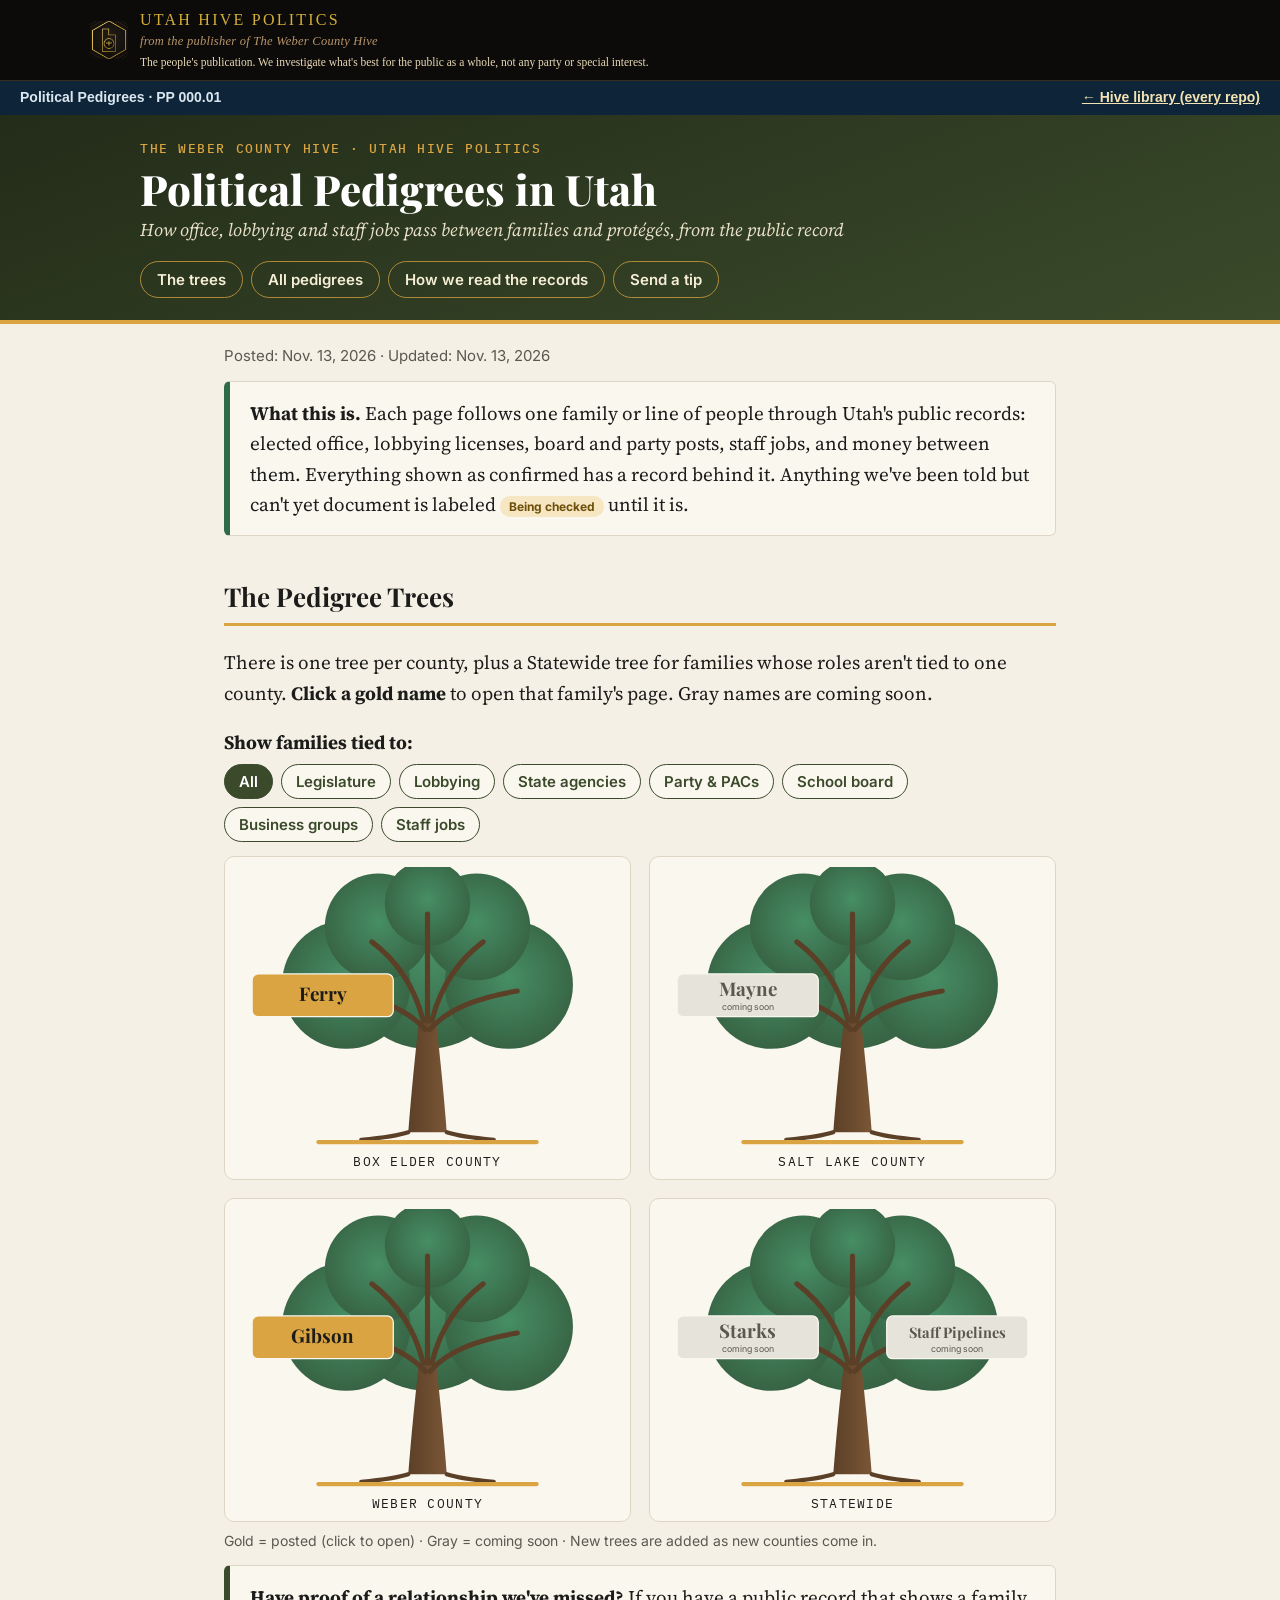
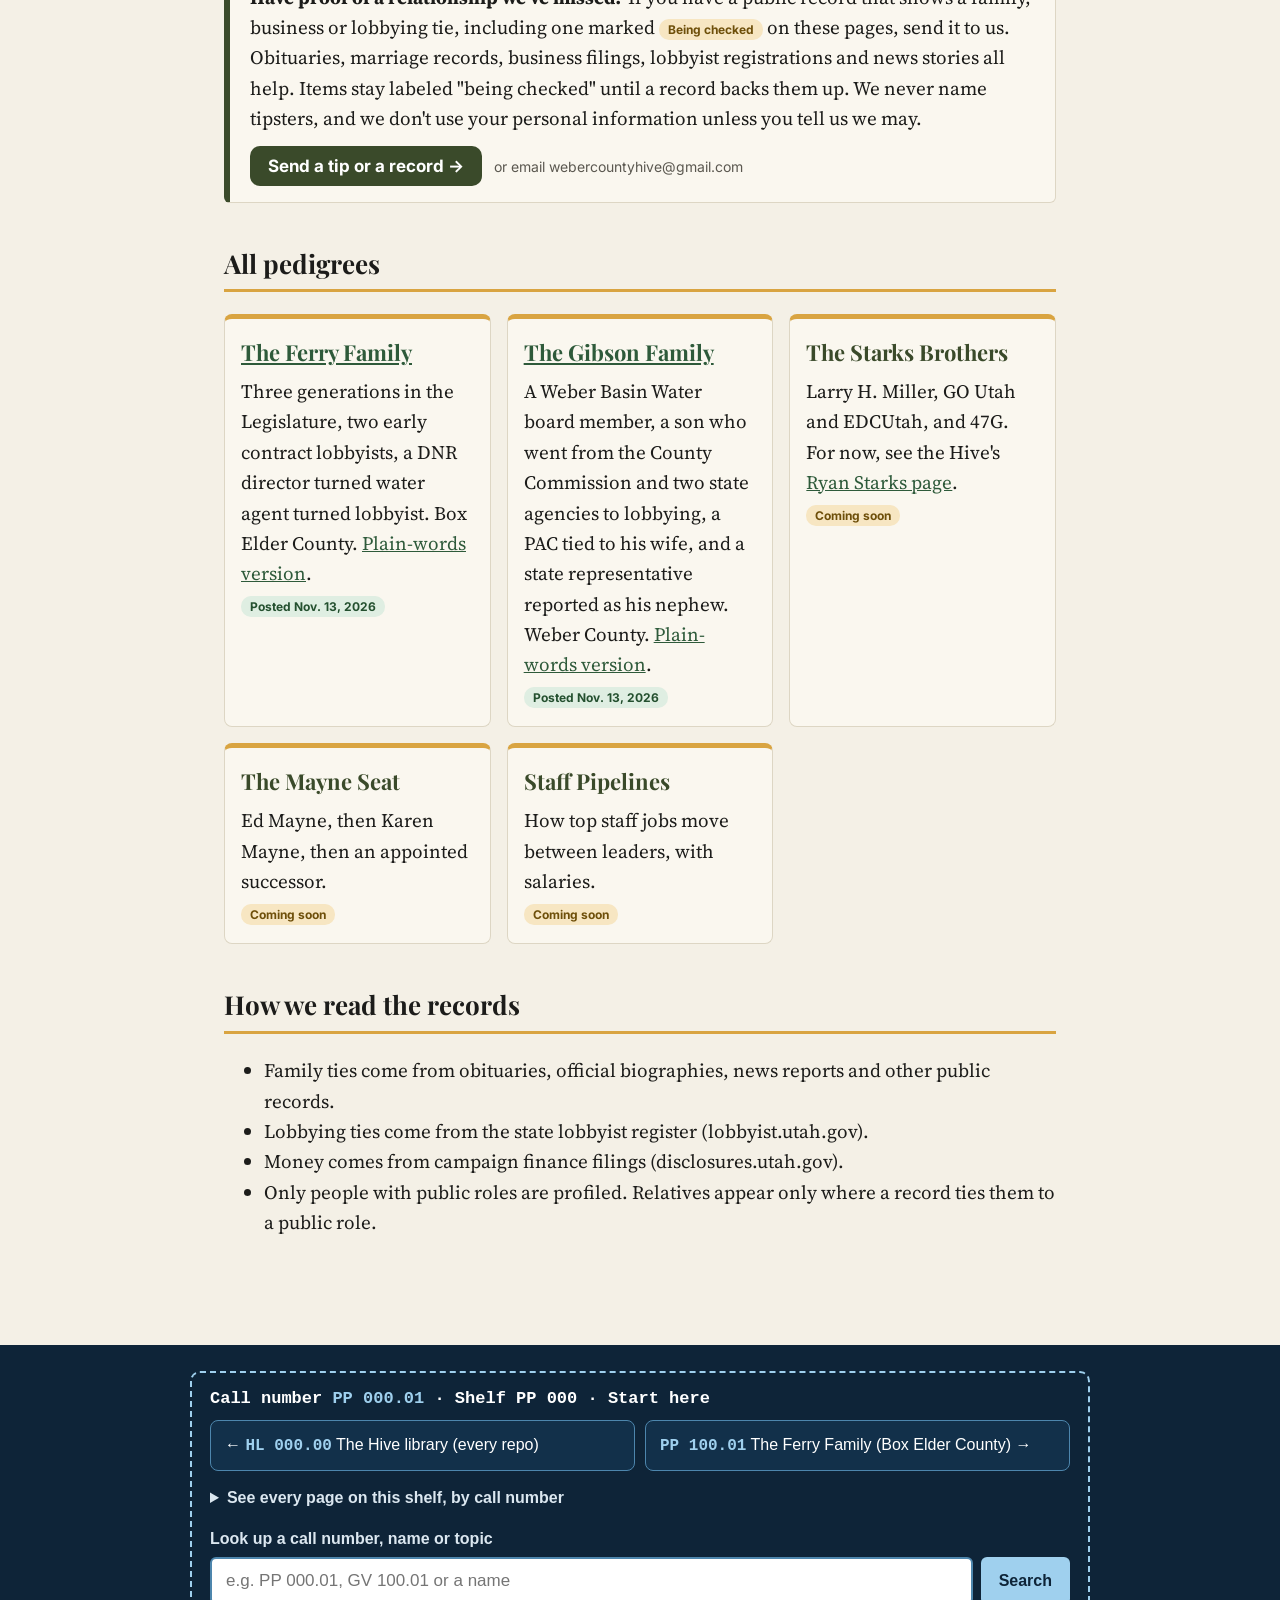
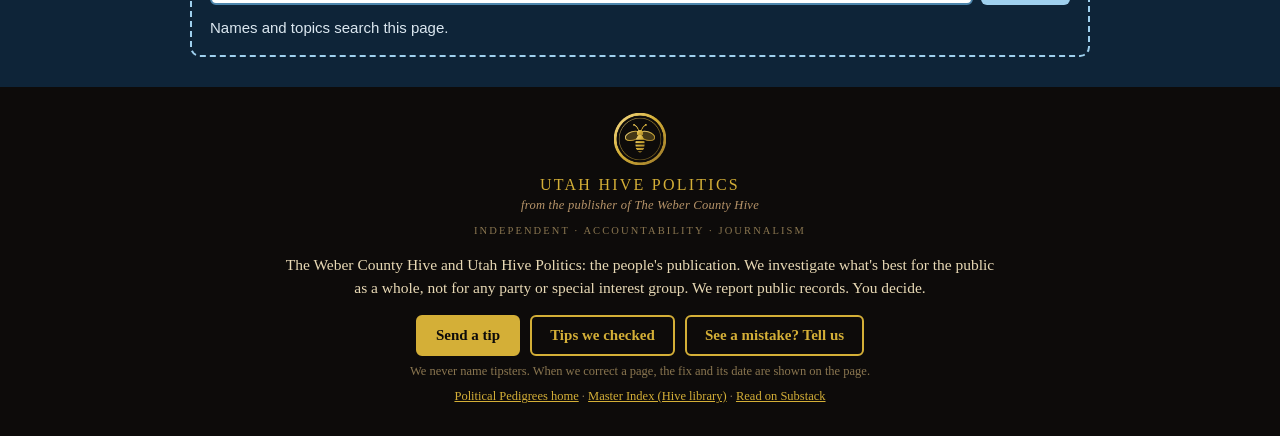
<file: index.html>
<!DOCTYPE html>
<html lang="en">
<head>
<meta charset="utf-8">
<meta name="viewport" content="width=device-width, initial-scale=1">
<title>Political Pedigrees in Utah</title>
<link rel="stylesheet" href="style.css">
</head>
<body>
<div class="hbx-top"><div class="hb-bar"><a href="https://webercountyhive.substack.com/" target="_blank" rel="noopener"><img src="uhp-badge.png" alt="Utah Hive Politics logo"><span><span class="hb-name">Utah Hive Politics</span><span class="hb-sub">from the publisher of The Weber County Hive</span><span class="hb-line-top">The people's publication. We investigate what's best for the public as a whole, not any party or special interest.</span></span></a></div>
<div class="hbx-slim"><span>Political Pedigrees · PP 000.01</span><span><a href="https://weber-county-hive.github.io/-weber-county-hive-index/">← Hive library (every repo)</a></span></div></div>
<header class="site"><div class="inner">
  <div class="brand">The Weber County Hive · Utah Hive Politics</div>
  <h1>Political Pedigrees in Utah</h1>
  <div class="sub">How office, lobbying and staff jobs pass between families and protégés, from the public record</div>
  <div class="navrow">
    <button data-scroll-to="trees">The trees</button>
    <button data-scroll-to="list">All pedigrees</button>
    <button data-scroll-to="how">How we read the records</button>
    <button data-scroll-to="tips">Send a tip</button>
  </div>
</div></header>
<main>
<p class="dates">Posted: Nov. 13, 2026 · Updated: Nov. 13, 2026</p>

<div class="box green">
<strong>What this is.</strong> Each page follows one family or line of people through Utah's public records: elected office, lobbying licenses, board and party posts, staff jobs, and money between them. Everything shown as confirmed has a record behind it. Anything we've been told but can't yet document is labeled <span class="tag chk">Being checked</span> until it is.
</div>

<h2 id="trees">The Pedigree Trees</h2>
<p>There is one tree per county, plus a Statewide tree for families whose roles aren't tied to one county. <strong>Click a gold name</strong> to open that family's page. Gray names are coming soon.</p>
<p style="margin-bottom:4px"><strong>Show families tied to:</strong></p>
<div class="tagbar" id="tagbar"></div>
<div class="forest" id="forest"></div>
<p class="legend">Gold = posted (click to open) · Gray = coming soon · New trees are added as new counties come in.</p>

<div class="box tipbox" id="tips">
<strong>Have proof of a relationship we've missed?</strong> If you have a public record that shows a family, business or lobbying tie, including one marked <span class="tag chk">Being checked</span> on these pages, send it to us. Obituaries, marriage records, business filings, lobbyist registrations and news stories all help. Items stay labeled "being checked" until a record backs them up. We never name tipsters, and we don't use your personal information unless you tell us we may.
<p style="margin:12px 0 0"><a class="tipbtn" href="https://forms.gle/sirNe75nnm3ErxUH6" target="_blank" rel="noopener">Send a tip or a record →</a> &nbsp; <span style="font:14px Inter,sans-serif;color:#5b5850">or email webercountyhive@gmail.com</span></p>
</div>

<h2 id="list">All pedigrees</h2>
<div class="cards">
  <div class="card"><h3><a href="ferry-family.html">The Ferry Family</a></h3>Three generations in the Legislature, two early contract lobbyists, a DNR director turned water agent turned lobbyist. Box Elder County. <a href="ferry-family-plain.html">Plain-words version</a>.<br><span class="tag ok">Posted Nov. 13, 2026</span></div>
  <div class="card"><h3><a href="gibson-family.html">The Gibson Family</a></h3>A Weber Basin Water board member, a son who went from the County Commission and two state agencies to lobbying, a PAC tied to his wife, and a state representative reported as his nephew. Weber County. <a href="gibson-family-plain.html">Plain-words version</a>.<br><span class="tag ok">Posted Nov. 13, 2026</span></div>
  <div class="card"><h3>The Starks Brothers</h3>Larry H. Miller, GO Utah and EDCUtah, and 47G. For now, see the Hive's <a href="https://weber-county-hive.github.io/Unelected-Power/ryan-starks.html">Ryan Starks page</a>.<br><span class="tag chk">Coming soon</span></div>
  <div class="card"><h3>The Mayne Seat</h3>Ed Mayne, then Karen Mayne, then an appointed successor.<br><span class="tag chk">Coming soon</span></div>
  <div class="card"><h3>Staff Pipelines</h3>How top staff jobs move between leaders, with salaries.<br><span class="tag chk">Coming soon</span></div>
</div>

<h2 id="how">How we read the records</h2>
<ul>
<li>Family ties come from obituaries, official biographies, news reports and other public records.</li>
<li>Lobbying ties come from the state lobbyist register (lobbyist.utah.gov).</li>
<li>Money comes from campaign finance filings (disclosures.utah.gov).</li>
<li>Only people with public roles are profiled. Relatives appear only where a record ties them to a public role.</li>
</ul>
</main>
<div class="hbx-shelfwrap"><div class="in"><div class="hbx-shelf" id="hbx-shelf"></div></div></div>
<div class="hb-foot"><img src="hive-bee.png" alt=""><span class="hb-name">Utah Hive Politics</span><span class="hb-sub">from the publisher of The Weber County Hive</span><span class="hb-tag">Independent &middot; Accountability &middot; Journalism</span><p class="hb-line">The Weber County Hive and Utah Hive Politics: the people's publication. We investigate what's best for the public as a whole, not for any party or special interest group. We report public records. You decide.</p><p class="hb-tips"><a class="hb-btn" href="https://weber-county-hive.github.io/-weber-county-hive-index/tips.html#send">Send a tip</a><a class="hb-btn hb-btn2" href="https://weber-county-hive.github.io/-weber-county-hive-index/tips.html">Tips we checked</a><a class="hb-btn hb-btn2" href="https://weber-county-hive.github.io/-weber-county-hive-index/tips.html#send">See a mistake? Tell us</a></p><p class="hb-small">We never name tipsters. When we correct a page, the fix and its date are shown on the page.</p><p class="hb-small"><a href="index.html">Political Pedigrees home</a> · <a href="https://weber-county-hive.github.io/-weber-county-hive-index/">Master Index (Hive library)</a> · <a href="https://webercountyhive.substack.com/">Read on Substack</a></p></div>

<script>
/* ===== The family list. One line per family. =====
   status: "live" (posted, clickable) or "soon" (coming soon) */
var FAMILIES = [
  {name:"Ferry",           county:"Box Elder", status:"live", page:"ferry-family.html", tags:["Legislature","Lobbying","State agencies"]},
  {name:"Gibson",          county:"Weber",     status:"live", page:"gibson-family.html", tags:["Legislature","Lobbying","Party & PACs","State agencies","School board"]},
  {name:"Mayne",           county:"Salt Lake", status:"soon", page:"", tags:["Legislature"]},
  {name:"Starks",          county:"Statewide", status:"soon", page:"", tags:["State agencies","Business groups"]},
  {name:"Staff Pipelines", county:"Statewide", status:"soon", page:"", tags:["Legislature","Staff jobs"]}
];

var SLOTS=[[40,250],[530,250],[120,120],[450,120],[285,15],[285,390]];
function esc(s){return String(s).replace(/&/g,'&amp;').replace(/</g,'&lt;')}
function treeSVG(label, fams, id){
  var p='<svg viewBox="0 0 900 720" role="img" aria-label="'+esc(label)+' tree">'+
  '<defs><linearGradient id="bark'+id+'" x1="0" x2="1"><stop offset="0" stop-color="#5b4027"/><stop offset="1" stop-color="#7a5636"/></linearGradient>'+
  '<radialGradient id="leaf'+id+'" cx="50%" cy="45%" r="60%"><stop offset="0" stop-color="#3f8a60"/><stop offset="1" stop-color="#2f5a3a"/></radialGradient></defs>'+
  '<g fill="url(#leaf'+id+')" opacity="0.96"><circle cx="450" cy="230" r="195"/><circle cx="260" cy="275" r="150"/><circle cx="640" cy="275" r="150"/><circle cx="335" cy="140" r="125"/><circle cx="565" cy="140" r="125"/><circle cx="450" cy="85" r="100"/></g>'+
  '<path d="M405 620 C412 530 420 450 430 360 L470 360 C480 450 488 530 495 620 Z" fill="url(#bark'+id+')"/>'+
  '<path d="M405 620 C375 630 335 634 295 638 M495 620 C525 630 565 634 605 638" stroke="#5b4027" stroke-width="10" fill="none" stroke-linecap="round"/>'+
  '<g stroke="#5b4027" stroke-width="12" fill="none" stroke-linecap="round"><path d="M445 380 C400 330 330 305 240 290"/><path d="M455 380 C500 330 570 305 660 290"/><path d="M440 360 C420 280 380 220 320 175"/><path d="M460 360 C480 280 520 220 580 175"/><path d="M450 360 L450 110"/></g>'+
  '<rect x="190" y="638" width="520" height="10" rx="5" fill="#d9a441"/>'+
  '<text x="450" y="700" text-anchor="middle" font-family="IBM Plex Mono,monospace" font-size="30" letter-spacing="3" fill="#1c1c1a">'+esc(label.toUpperCase())+'</text>';
  fams.forEach(function(f,i){
    var s=SLOTS[i], x=s[0], y=s[1], w=330, h=100, live=f.status==='live';
    var fs=f.name.length>10?34:44;
    var g='<g class="plate '+(live?'live':'soon')+'" data-tags="'+esc(f.tags.join('|'))+'">'+
      '<rect x="'+x+'" y="'+y+'" width="'+w+'" height="'+h+'" rx="14" fill="'+(live?'#d9a441':'#e6e3da')+'" stroke="#faf7ef" stroke-width="3"/>'+
      '<text x="'+(x+w/2)+'" y="'+(y+(live?64:52))+'" text-anchor="middle" font-family="Playfair Display,Georgia,serif" font-size="'+fs+'" font-weight="700" fill="'+(live?'#1c1c1a':'#5b5850')+'">'+esc(f.name)+'</text>'+
      (live?'':'<text x="'+(x+w/2)+'" y="'+(y+84)+'" text-anchor="middle" font-family="Inter,sans-serif" font-size="21" fill="#5b5850">coming soon</text>')+
      '</g>';
    p+= live?'<a href="'+esc(f.page)+'" aria-label="The '+esc(f.name)+' family">'+g+'</a>':g;
  });
  return p+'</svg>';
}
(function build(){
  var order=[], by={};
  FAMILIES.forEach(function(f){ if(!by[f.county]){by[f.county]=[];order.push(f.county);} by[f.county].push(f); });
  order.sort(function(a,b){return a==='Statewide'?1:b==='Statewide'?-1:a.localeCompare(b)});
  var html='', n=0;
  order.forEach(function(c){
    var list=by[c];
    for(var i=0;i<list.length;i+=6){
      var part=list.slice(i,i+6), more=list.length>6?' ('+(i/6+1)+')':'';
      var label=c==='Statewide'?'Statewide'+more:c+' County'+more;
      html+='<div class="treecard">'+treeSVG(label,part,n++)+'</div>';
    }
  });
  document.getElementById('forest').innerHTML=html;
  var tags=[]; FAMILIES.forEach(function(f){f.tags.forEach(function(t){if(tags.indexOf(t)<0)tags.push(t)})});
  var bar=document.getElementById('tagbar');
  bar.innerHTML='<button class="on" data-tag="">All</button>'+tags.map(function(t){return '<button data-tag="'+esc(t)+'">'+esc(t)+'</button>'}).join('');
  bar.addEventListener('click',function(e){
    var b=e.target.closest('button'); if(!b) return;
    bar.querySelectorAll('button').forEach(function(x){x.classList.toggle('on',x===b)});
    var t=b.getAttribute('data-tag');
    document.querySelectorAll('#forest .plate').forEach(function(p){
      p.classList.toggle('dim', !!t && p.getAttribute('data-tags').split('|').indexOf(t)<0);
    });
  });
})();
document.querySelectorAll('[data-scroll-to]').forEach(function(b){b.addEventListener('click',function(){var el=document.getElementById(b.getAttribute('data-scroll-to'));if(el)el.scrollIntoView({behavior:'smooth'});});});
</script>
<script src="pp-shelf.js?v=1"></script>
<script data-goatcounter="https://weberhive.goatcounter.com/count" async src="//gc.zgo.at/count.js"></script>
</body>
</html>
</file>
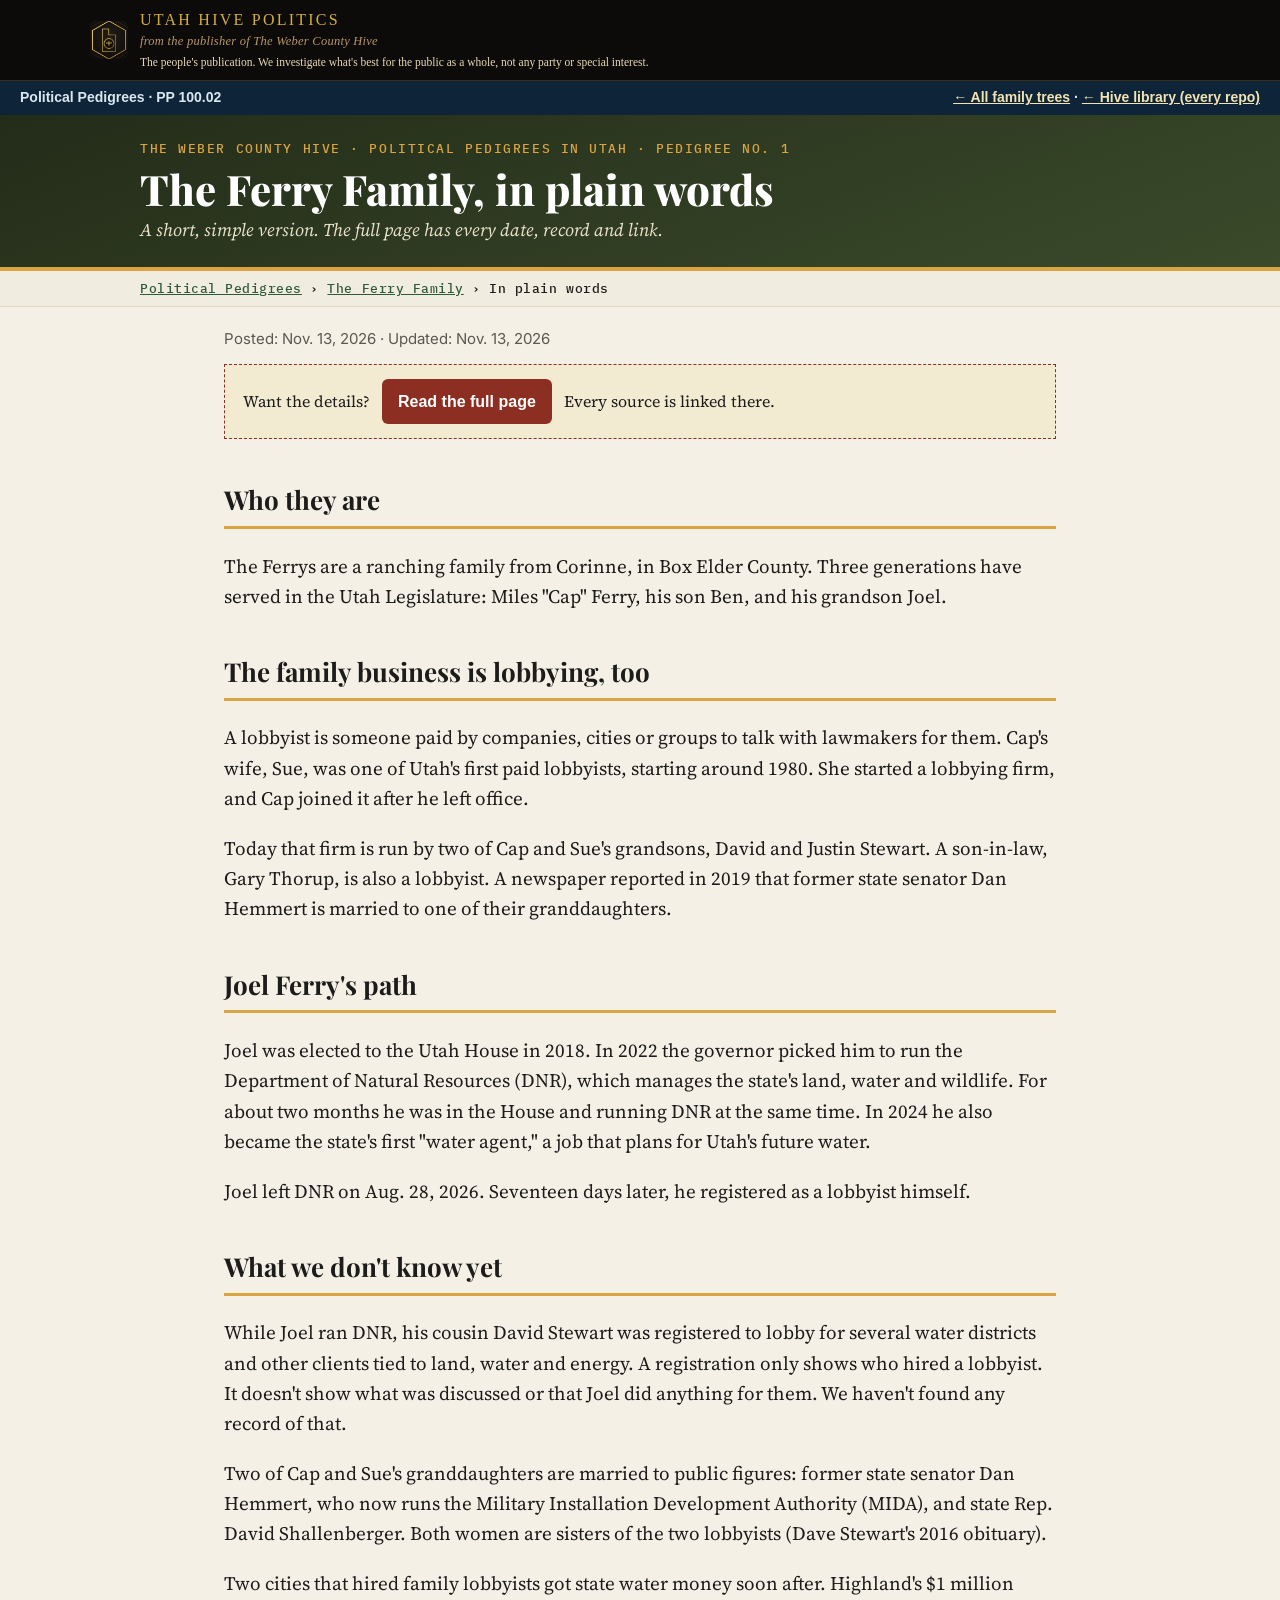
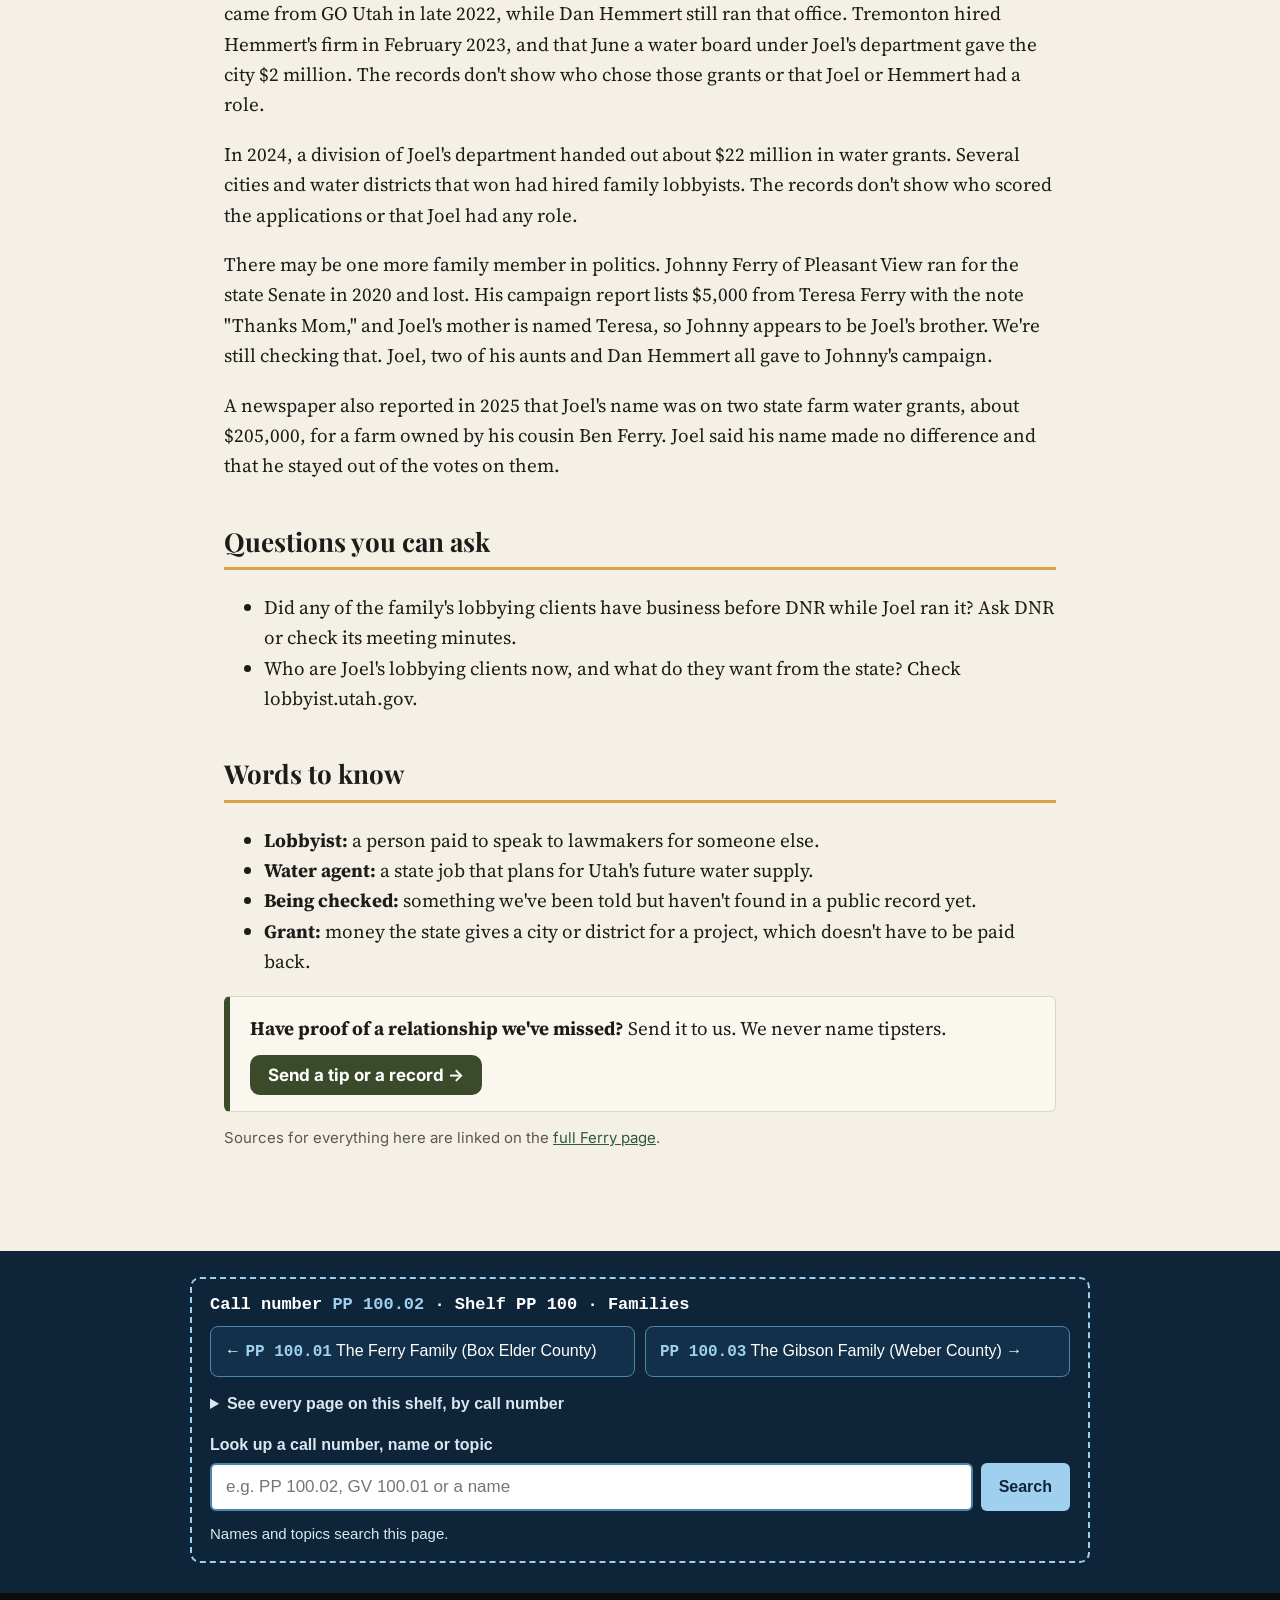
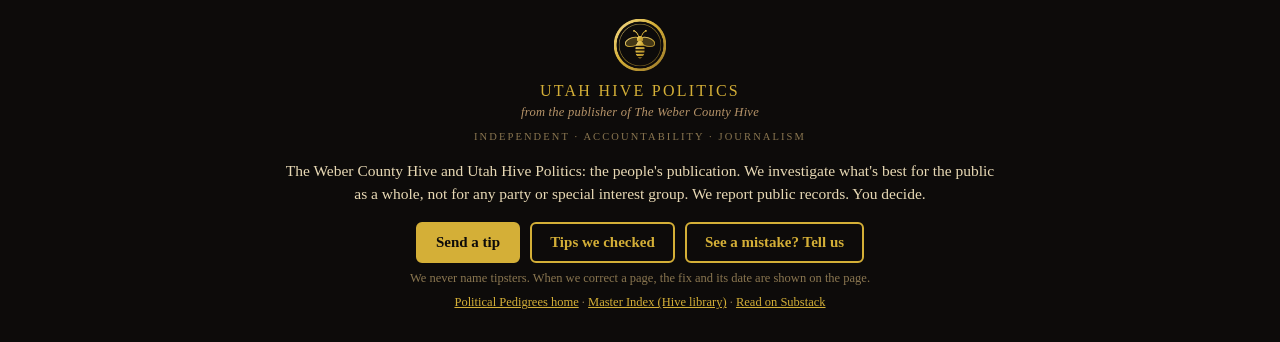
<file: ferry-family-plain.html>
<!DOCTYPE html>
<html lang="en">
<head>
<meta charset="utf-8">
<meta name="viewport" content="width=device-width, initial-scale=1">
<title>The Ferry Family, in plain words — Political Pedigrees in Utah</title>
<link rel="stylesheet" href="style.css">
</head>
<body>
<div class="hbx-top"><div class="hb-bar"><a href="https://webercountyhive.substack.com/" target="_blank" rel="noopener"><img src="uhp-badge.png" alt="Utah Hive Politics logo"><span><span class="hb-name">Utah Hive Politics</span><span class="hb-sub">from the publisher of The Weber County Hive</span><span class="hb-line-top">The people's publication. We investigate what's best for the public as a whole, not any party or special interest.</span></span></a></div>
<div class="hbx-slim"><span>Political Pedigrees · PP 100.02</span><span><a href="index.html">← All family trees</a> · <a href="https://weber-county-hive.github.io/-weber-county-hive-index/">← Hive library (every repo)</a></span></div></div>
<header class="site"><div class="inner">
  <div class="brand">The Weber County Hive · Political Pedigrees in Utah · Pedigree No. 1</div>
  <h1>The Ferry Family, in plain words</h1>
  <div class="sub">A short, simple version. The full page has every date, record and link.</div>
</div></header>
<nav class="crumbs"><div class="inner"><a href="index.html">Political Pedigrees</a> › <a href="ferry-family.html">The Ferry Family</a> › In plain words</div></nav>
<main>
<p class="dates">Posted: Nov. 13, 2026 · Updated: Nov. 13, 2026</p>
<div class="hs-plain">Want the details? <a class="hs-btn" href="ferry-family.html#in-depth">Read the full page</a> Every source is linked there.</div>

<h2>Who they are</h2>
<p>The Ferrys are a ranching family from Corinne, in Box Elder County. Three generations have served in the Utah Legislature: Miles "Cap" Ferry, his son Ben, and his grandson Joel.</p>

<h2>The family business is lobbying, too</h2>
<p>A lobbyist is someone paid by companies, cities or groups to talk with lawmakers for them. Cap's wife, Sue, was one of Utah's first paid lobbyists, starting around 1980. She started a lobbying firm, and Cap joined it after he left office.</p>
<p>Today that firm is run by two of Cap and Sue's grandsons, David and Justin Stewart. A son-in-law, Gary Thorup, is also a lobbyist. A newspaper reported in 2019 that former state senator Dan Hemmert is married to one of their granddaughters.</p>

<h2>Joel Ferry's path</h2>
<p>Joel was elected to the Utah House in 2018. In 2022 the governor picked him to run the Department of Natural Resources (DNR), which manages the state's land, water and wildlife. For about two months he was in the House and running DNR at the same time. In 2024 he also became the state's first "water agent," a job that plans for Utah's future water.</p>
<p>Joel left DNR on Aug. 28, 2026. Seventeen days later, he registered as a lobbyist himself.</p>

<h2>What we don't know yet</h2>
<p>While Joel ran DNR, his cousin David Stewart was registered to lobby for several water districts and other clients tied to land, water and energy. A registration only shows who hired a lobbyist. It doesn't show what was discussed or that Joel did anything for them. We haven't found any record of that.</p>
<p>Two of Cap and Sue's granddaughters are married to public figures: former state senator Dan Hemmert, who now runs the Military Installation Development Authority (MIDA), and state Rep. David Shallenberger. Both women are sisters of the two lobbyists (Dave Stewart's 2016 obituary).</p>
<p>Two cities that hired family lobbyists got state water money soon after. Highland's $1 million came from GO Utah in late 2022, while Dan Hemmert still ran that office. Tremonton hired Hemmert's firm in February 2023, and that June a water board under Joel's department gave the city $2 million. The records don't show who chose those grants or that Joel or Hemmert had a role.</p>
<p>In 2024, a division of Joel's department handed out about $22 million in water grants. Several cities and water districts that won had hired family lobbyists. The records don't show who scored the applications or that Joel had any role.</p>

<p>There may be one more family member in politics. Johnny Ferry of Pleasant View ran for the state Senate in 2020 and lost. His campaign report lists $5,000 from Teresa Ferry with the note "Thanks Mom," and Joel's mother is named Teresa, so Johnny appears to be Joel's brother. We're still checking that. Joel, two of his aunts and Dan Hemmert all gave to Johnny's campaign.</p>
<p>A newspaper also reported in 2025 that Joel's name was on two state farm water grants, about $205,000, for a farm owned by his cousin Ben Ferry. Joel said his name made no difference and that he stayed out of the votes on them.</p>

<h2>Questions you can ask</h2>
<ul>
<li>Did any of the family's lobbying clients have business before DNR while Joel ran it? Ask DNR or check its meeting minutes.</li>
<li>Who are Joel's lobbying clients now, and what do they want from the state? Check lobbyist.utah.gov.</li>
</ul>

<h2>Words to know</h2>
<ul>
<li><strong>Lobbyist:</strong> a person paid to speak to lawmakers for someone else.</li>
<li><strong>Water agent:</strong> a state job that plans for Utah's future water supply.</li>
<li><strong>Being checked:</strong> something we've been told but haven't found in a public record yet.</li>
<li><strong>Grant:</strong> money the state gives a city or district for a project, which doesn't have to be paid back.</li>
</ul>

<div class="box tipbox" id="tips">
<strong>Have proof of a relationship we've missed?</strong> Send it to us. We never name tipsters.
<p style="margin:12px 0 0"><a class="tipbtn" href="https://forms.gle/sirNe75nnm3ErxUH6" target="_blank" rel="noopener">Send a tip or a record →</a></p>
</div>
<p class="dates">Sources for everything here are linked on the <a href="ferry-family.html#in-depth">full Ferry page</a>.</p>
</main>
<div class="hbx-shelfwrap"><div class="in"><div class="hbx-shelf" id="hbx-shelf"></div></div></div>
<div class="hb-foot"><img src="hive-bee.png" alt=""><span class="hb-name">Utah Hive Politics</span><span class="hb-sub">from the publisher of The Weber County Hive</span><span class="hb-tag">Independent &middot; Accountability &middot; Journalism</span><p class="hb-line">The Weber County Hive and Utah Hive Politics: the people's publication. We investigate what's best for the public as a whole, not for any party or special interest group. We report public records. You decide.</p><p class="hb-tips"><a class="hb-btn" href="https://weber-county-hive.github.io/-weber-county-hive-index/tips.html#send">Send a tip</a><a class="hb-btn hb-btn2" href="https://weber-county-hive.github.io/-weber-county-hive-index/tips.html">Tips we checked</a><a class="hb-btn hb-btn2" href="https://weber-county-hive.github.io/-weber-county-hive-index/tips.html#send">See a mistake? Tell us</a></p><p class="hb-small">We never name tipsters. When we correct a page, the fix and its date are shown on the page.</p><p class="hb-small"><a href="index.html">Political Pedigrees home</a> · <a href="https://weber-county-hive.github.io/-weber-county-hive-index/">Master Index (Hive library)</a> · <a href="https://webercountyhive.substack.com/">Read on Substack</a></p></div>

<script src="pp-shelf.js?v=1"></script>
<script data-goatcounter="https://weberhive.goatcounter.com/count" async src="//gc.zgo.at/count.js"></script>
</body>
</html>
</file>
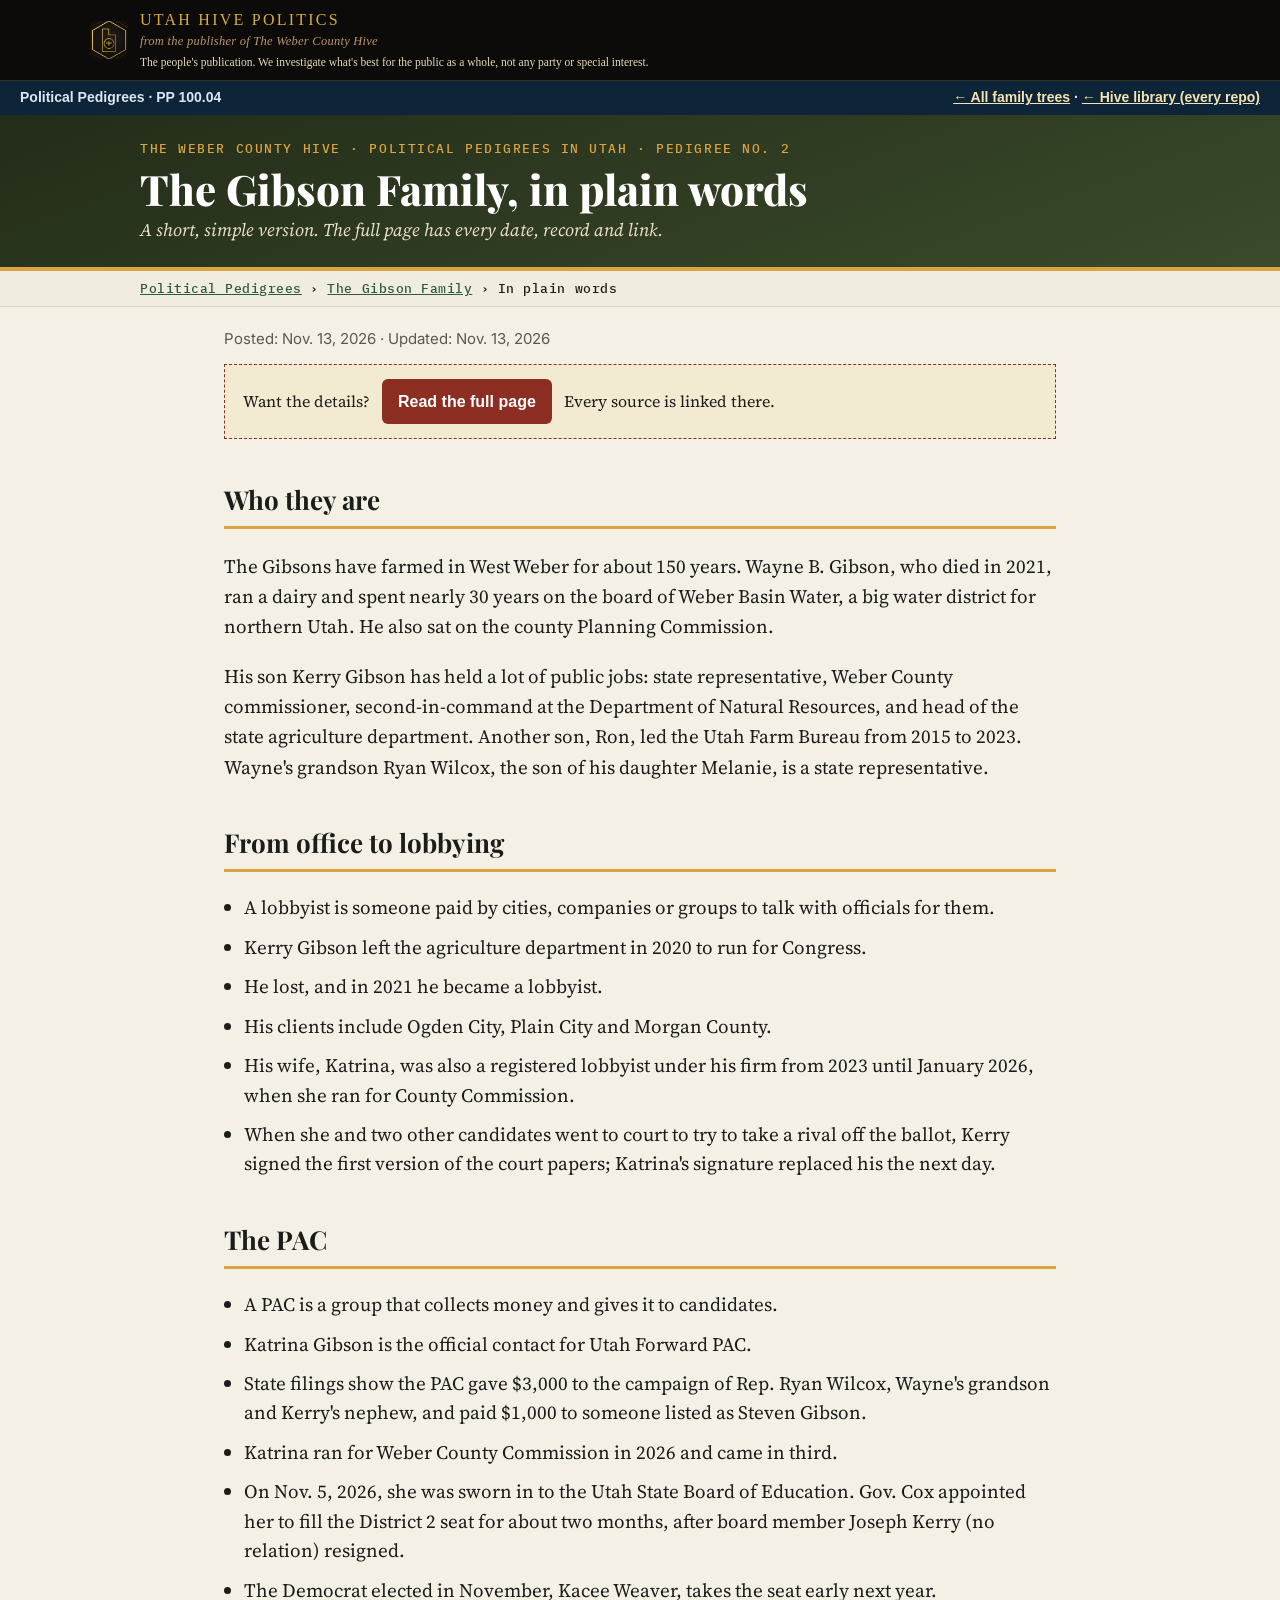
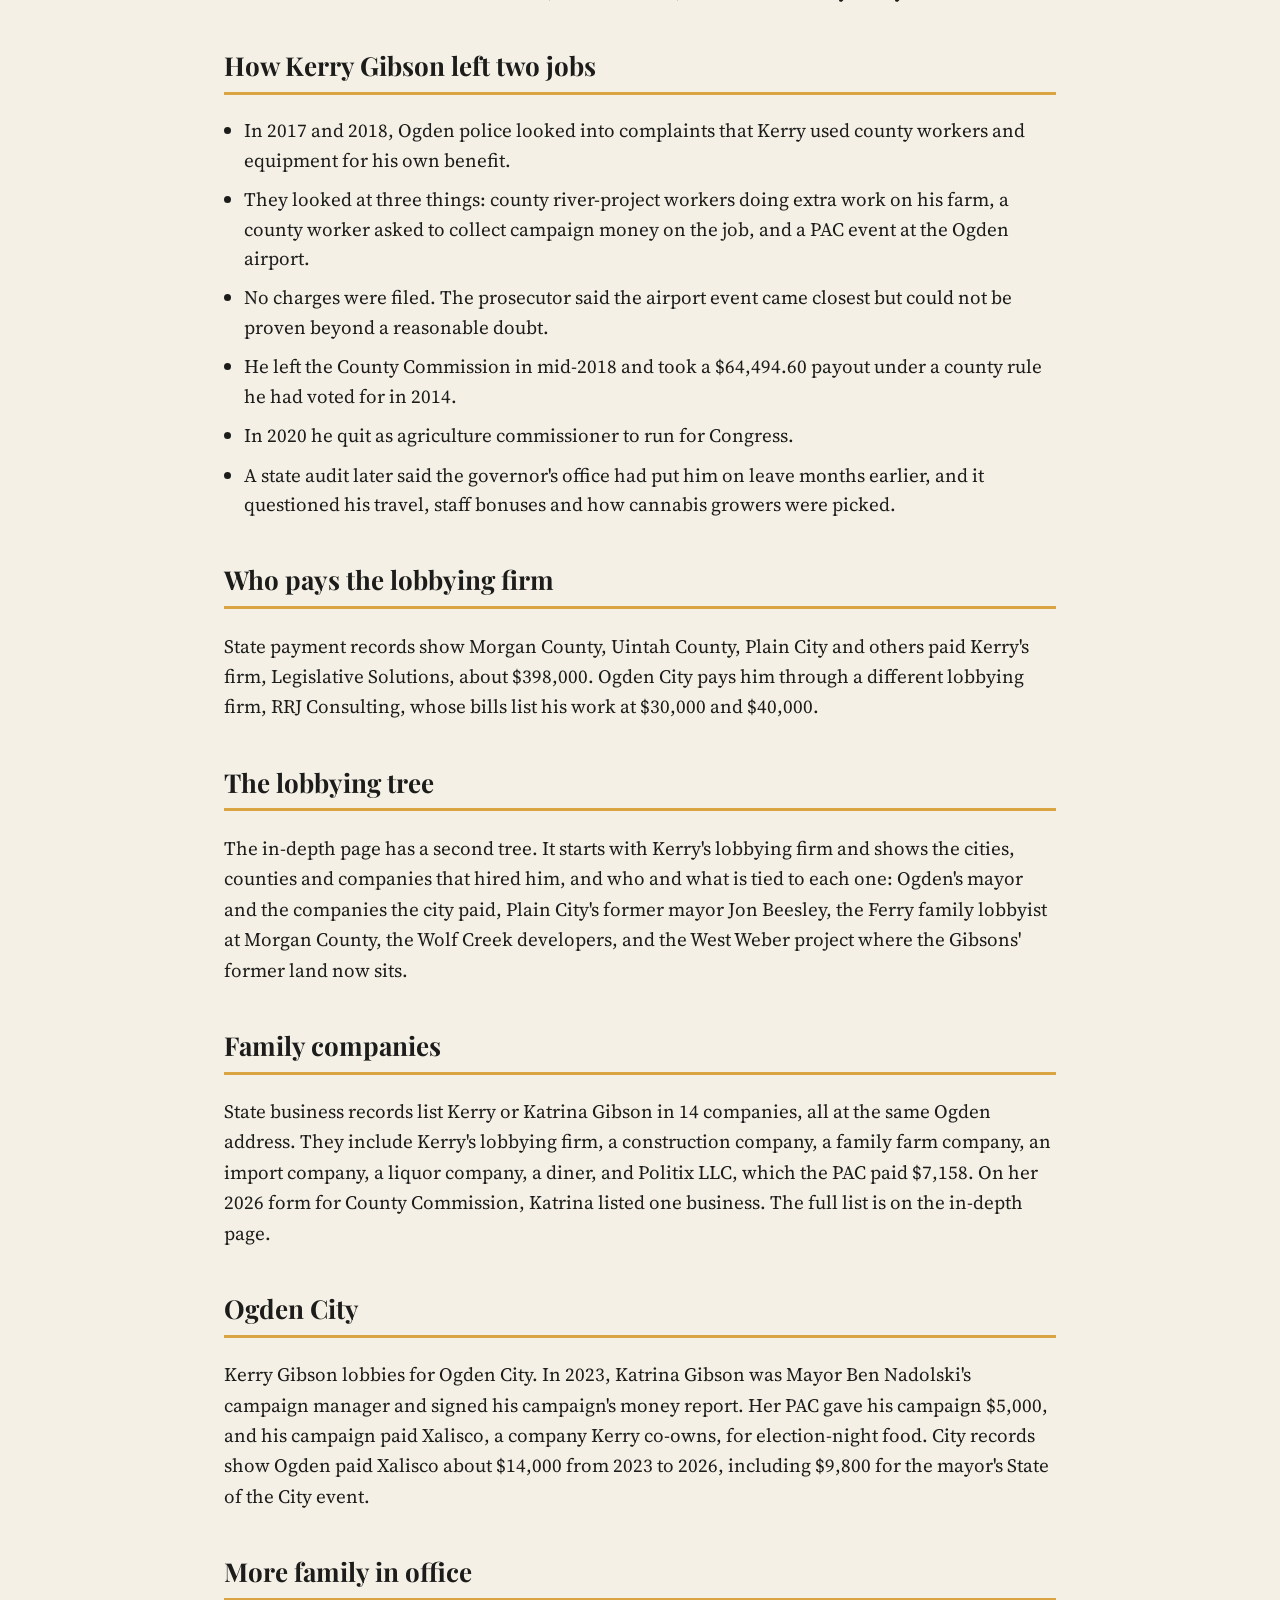
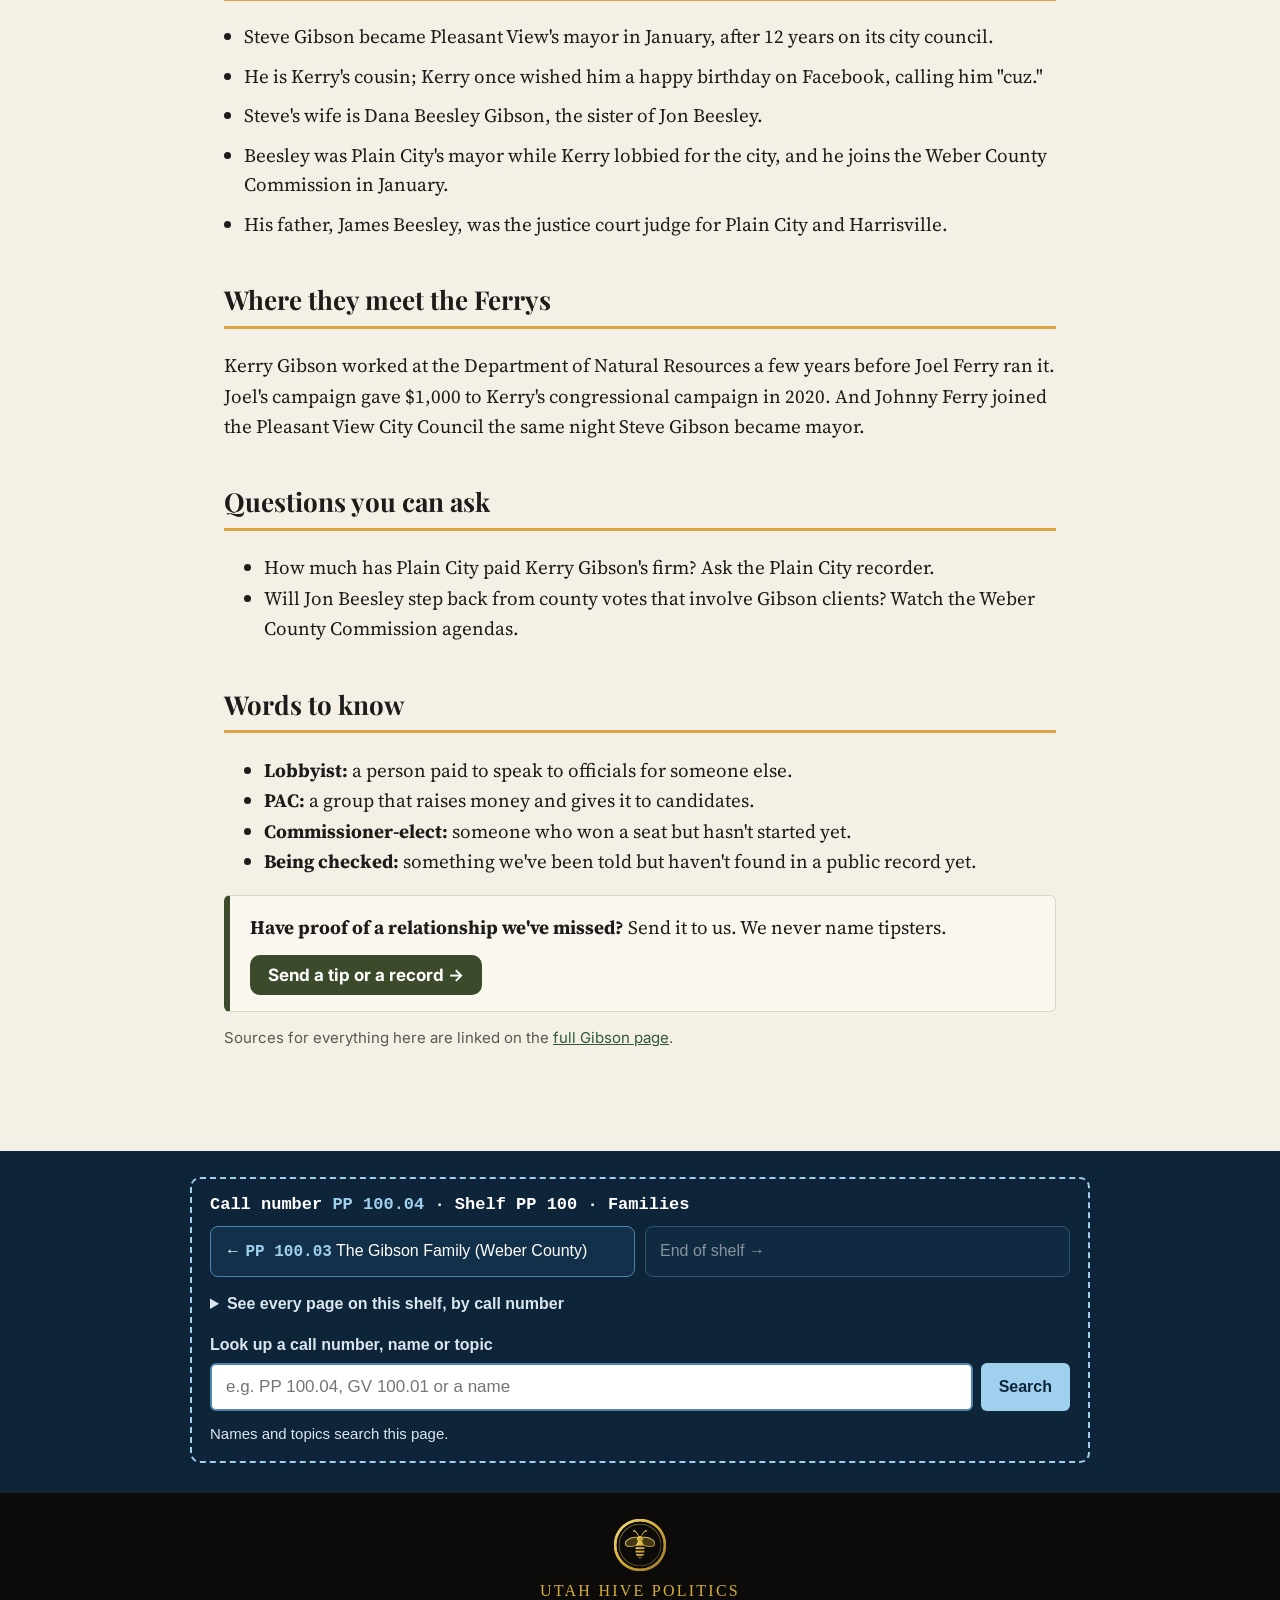
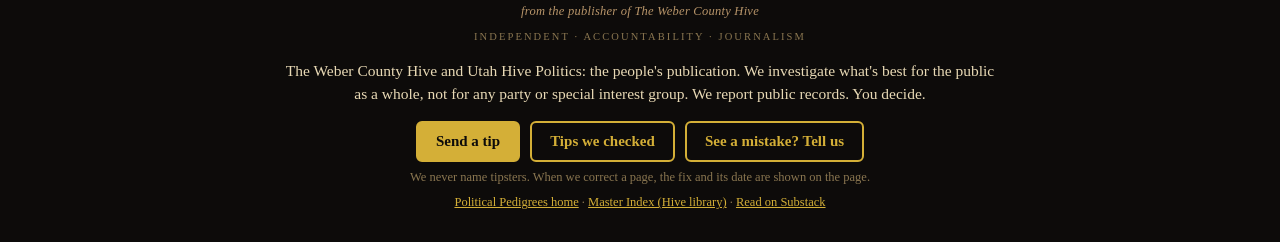
<file: gibson-family-plain.html>
<!DOCTYPE html>
<html lang="en">
<head>
<meta charset="utf-8">
<meta name="viewport" content="width=device-width, initial-scale=1">
<title>The Gibson Family, in plain words — Political Pedigrees in Utah</title>
<link rel="stylesheet" href="style.css">
</head>
<body>
<div class="hbx-top"><div class="hb-bar"><a href="https://webercountyhive.substack.com/" target="_blank" rel="noopener"><img src="uhp-badge.png" alt="Utah Hive Politics logo"><span><span class="hb-name">Utah Hive Politics</span><span class="hb-sub">from the publisher of The Weber County Hive</span><span class="hb-line-top">The people's publication. We investigate what's best for the public as a whole, not any party or special interest.</span></span></a></div>
<div class="hbx-slim"><span>Political Pedigrees · PP 100.04</span><span><a href="index.html">← All family trees</a> · <a href="https://weber-county-hive.github.io/-weber-county-hive-index/">← Hive library (every repo)</a></span></div></div>
<header class="site"><div class="inner">
  <div class="brand">The Weber County Hive · Political Pedigrees in Utah · Pedigree No. 2</div>
  <h1>The Gibson Family, in plain words</h1>
  <div class="sub">A short, simple version. The full page has every date, record and link.</div>
</div></header>
<nav class="crumbs"><div class="inner"><a href="index.html">Political Pedigrees</a> › <a href="gibson-family.html">The Gibson Family</a> › In plain words</div></nav>
<main>
<p class="dates">Posted: Nov. 13, 2026 · Updated: Nov. 13, 2026</p>
<div class="hs-plain">Want the details? <a class="hs-btn" href="gibson-family.html#in-depth">Read the full page</a> Every source is linked there.</div>

<h2>Who they are</h2>
<p>The Gibsons have farmed in West Weber for about 150 years. Wayne B. Gibson, who died in 2021, ran a dairy and spent nearly 30 years on the board of Weber Basin Water, a big water district for northern Utah. He also sat on the county Planning Commission.</p>
<p>His son Kerry Gibson has held a lot of public jobs: state representative, Weber County commissioner, second-in-command at the Department of Natural Resources, and head of the state agriculture department. Another son, Ron, led the Utah Farm Bureau from 2015 to 2023. Wayne's grandson Ryan Wilcox, the son of his daughter Melanie, is a state representative.</p>

<h2>From office to lobbying</h2>
<ul class="card-list"><li>A lobbyist is someone paid by cities, companies or groups to talk with officials for them.</li><li>Kerry Gibson left the agriculture department in 2020 to run for Congress.</li><li>He lost, and in 2021 he became a lobbyist.</li><li>His clients include Ogden City, Plain City and Morgan County.</li><li>His wife, Katrina, was also a registered lobbyist under his firm from 2023 until January 2026, when she ran for County Commission.</li><li>When she and two other candidates went to court to try to take a rival off the ballot, Kerry signed the first version of the court papers; Katrina's signature replaced his the next day.</li></ul>

<h2>The PAC</h2>
<ul class="card-list"><li>A PAC is a group that collects money and gives it to candidates.</li><li>Katrina Gibson is the official contact for Utah Forward PAC.</li><li>State filings show the PAC gave $3,000 to the campaign of Rep. Ryan Wilcox, Wayne's grandson and Kerry's nephew, and paid $1,000 to someone listed as Steven Gibson.</li><li>Katrina ran for Weber County Commission in 2026 and came in third.</li><li>On Nov. 5, 2026, she was sworn in to the Utah State Board of Education. Gov. Cox appointed her to fill the District 2 seat for about two months, after board member Joseph Kerry (no relation) resigned.</li><li>The Democrat elected in November, Kacee Weaver, takes the seat early next year.</li></ul>

<h2>How Kerry Gibson left two jobs</h2>
<ul class="card-list"><li>In 2017 and 2018, Ogden police looked into complaints that Kerry used county workers and equipment for his own benefit.</li><li>They looked at three things: county river-project workers doing extra work on his farm, a county worker asked to collect campaign money on the job, and a PAC event at the Ogden airport.</li><li>No charges were filed. The prosecutor said the airport event came closest but could not be proven beyond a reasonable doubt.</li><li>He left the County Commission in mid-2018 and took a $64,494.60 payout under a county rule he had voted for in 2014.</li><li>In 2020 he quit as agriculture commissioner to run for Congress.</li><li>A state audit later said the governor's office had put him on leave months earlier, and it questioned his travel, staff bonuses and how cannabis growers were picked.</li></ul>

<h2>Who pays the lobbying firm</h2>
<p>State payment records show Morgan County, Uintah County, Plain City and others paid Kerry's firm, Legislative Solutions, about $398,000. Ogden City pays him through a different lobbying firm, RRJ Consulting, whose bills list his work at $30,000 and $40,000.</p>

<h2>The lobbying tree</h2>
<p>The in-depth page has a second tree. It starts with Kerry's lobbying firm and shows the cities, counties and companies that hired him, and who and what is tied to each one: Ogden's mayor and the companies the city paid, Plain City's former mayor Jon Beesley, the Ferry family lobbyist at Morgan County, the Wolf Creek developers, and the West Weber project where the Gibsons' former land now sits.</p>

<h2>Family companies</h2>
<p>State business records list Kerry or Katrina Gibson in 14 companies, all at the same Ogden address. They include Kerry's lobbying firm, a construction company, a family farm company, an import company, a liquor company, a diner, and Politix LLC, which the PAC paid $7,158. On her 2026 form for County Commission, Katrina listed one business. The full list is on the in-depth page.</p>

<h2>Ogden City</h2>
<p>Kerry Gibson lobbies for Ogden City. In 2023, Katrina Gibson was Mayor Ben Nadolski's campaign manager and signed his campaign's money report. Her PAC gave his campaign $5,000, and his campaign paid Xalisco, a company Kerry co-owns, for election-night food. City records show Ogden paid Xalisco about $14,000 from 2023 to 2026, including $9,800 for the mayor's State of the City event.</p>

<h2>More family in office</h2>
<ul class="card-list"><li>Steve Gibson became Pleasant View's mayor in January, after 12 years on its city council.</li><li>He is Kerry's cousin; Kerry once wished him a happy birthday on Facebook, calling him "cuz."</li><li>Steve's wife is Dana Beesley Gibson, the sister of Jon Beesley.</li><li>Beesley was Plain City's mayor while Kerry lobbied for the city, and he joins the Weber County Commission in January.</li><li>His father, James Beesley, was the justice court judge for Plain City and Harrisville.</li></ul>

<h2>Where they meet the Ferrys</h2>
<p>Kerry Gibson worked at the Department of Natural Resources a few years before Joel Ferry ran it. Joel's campaign gave $1,000 to Kerry's congressional campaign in 2020. And Johnny Ferry joined the Pleasant View City Council the same night Steve Gibson became mayor.</p>

<h2>Questions you can ask</h2>
<ul>
<li>How much has Plain City paid Kerry Gibson's firm? Ask the Plain City recorder.</li>
<li>Will Jon Beesley step back from county votes that involve Gibson clients? Watch the Weber County Commission agendas.</li>
</ul>

<h2>Words to know</h2>
<ul>
<li><strong>Lobbyist:</strong> a person paid to speak to officials for someone else.</li>
<li><strong>PAC:</strong> a group that raises money and gives it to candidates.</li>
<li><strong>Commissioner-elect:</strong> someone who won a seat but hasn't started yet.</li>
<li><strong>Being checked:</strong> something we've been told but haven't found in a public record yet.</li>
</ul>

<div class="box tipbox" id="tips">
<strong>Have proof of a relationship we've missed?</strong> Send it to us. We never name tipsters.
<p style="margin:12px 0 0"><a class="tipbtn" href="https://forms.gle/sirNe75nnm3ErxUH6" target="_blank" rel="noopener">Send a tip or a record →</a></p>
</div>
<p class="dates">Sources for everything here are linked on the <a href="gibson-family.html#in-depth">full Gibson page</a>.</p>
</main>
<div class="hbx-shelfwrap"><div class="in"><div class="hbx-shelf" id="hbx-shelf"></div></div></div>
<div class="hb-foot"><img src="hive-bee.png" alt=""><span class="hb-name">Utah Hive Politics</span><span class="hb-sub">from the publisher of The Weber County Hive</span><span class="hb-tag">Independent &middot; Accountability &middot; Journalism</span><p class="hb-line">The Weber County Hive and Utah Hive Politics: the people's publication. We investigate what's best for the public as a whole, not for any party or special interest group. We report public records. You decide.</p><p class="hb-tips"><a class="hb-btn" href="https://weber-county-hive.github.io/-weber-county-hive-index/tips.html#send">Send a tip</a><a class="hb-btn hb-btn2" href="https://weber-county-hive.github.io/-weber-county-hive-index/tips.html">Tips we checked</a><a class="hb-btn hb-btn2" href="https://weber-county-hive.github.io/-weber-county-hive-index/tips.html#send">See a mistake? Tell us</a></p><p class="hb-small">We never name tipsters. When we correct a page, the fix and its date are shown on the page.</p><p class="hb-small"><a href="index.html">Political Pedigrees home</a> · <a href="https://weber-county-hive.github.io/-weber-county-hive-index/">Master Index (Hive library)</a> · <a href="https://webercountyhive.substack.com/">Read on Substack</a></p></div>

<script src="pp-shelf.js?v=1"></script>
<script data-goatcounter="https://weberhive.goatcounter.com/count" async src="//gc.zgo.at/count.js"></script>
</body>
</html>
</file>
<file: style.css>
/* Political Pedigrees in Utah — Hive cream/paper system, deep pine header band */
@import url('https://fonts.googleapis.com/css2?family=Playfair+Display:wght@700;800&family=Source+Serif+4:ital,wght@0,400;0,600;1,400&family=Inter:wght@400;600;700&family=IBM+Plex+Mono:wght@500&display=swap');
:root{
  --paper:#f4f0e6;--paper-card:#faf7ef;--paper-card-2:#f0ecdf;
  --ink:#1c1c1a;--ink-dim:#5b5850;--ink-dimmer:#8c8878;--border:#ddd6c4;
  --pine:#232c19;--pine2:#3a4a2a;--leaf:#2f6b49;--gold:#d9a441;--gold-deep:#b9852a;--link:#2e5a3a;
  --ok-bg:#dfeee2;--ok:#24502f;--chk-bg:#f7e6c2;--chk:#6e4f0a;
}
*{box-sizing:border-box}
body{margin:0;background:var(--paper);color:var(--ink);font:19px/1.6 "Source Serif 4",Georgia,serif}
a{color:var(--link)}
header.site{background:linear-gradient(160deg,var(--pine),var(--pine2));color:#f6efd6;padding:26px 24px 22px;border-bottom:4px solid var(--gold)}
header.site .inner{max-width:1000px;margin:0 auto}
header.site .brand{font:500 13px/1.3 "IBM Plex Mono",monospace;letter-spacing:.12em;text-transform:uppercase;color:var(--gold)}
header.site h1{font-family:"Playfair Display",Georgia,serif;font-weight:800;margin:8px 0 4px;font-size:40px;color:#fff;line-height:1.15}
header.site .sub{font-style:italic;color:#e9e1c8;font-size:18px}
.navrow{margin-top:16px;display:flex;gap:8px;flex-wrap:wrap}
.navrow button{font:600 15px Inter,sans-serif;border:1px solid rgba(217,164,65,.75);background:transparent;color:#f6efd6;border-radius:999px;padding:8px 16px;cursor:pointer}
.navrow button:hover,.navrow button:focus{background:rgba(217,164,65,.2)}
nav.crumbs{font:500 13px "IBM Plex Mono",monospace;letter-spacing:.04em;padding:9px 24px;background:var(--paper-card-2);border-bottom:1px solid var(--border)}
nav.crumbs .inner{max-width:1000px;margin:0 auto}
main{max-width:1000px;margin:0 auto;padding:22px 24px 40px}
.dates{font:14px Inter,sans-serif;color:var(--ink-dim);margin:0 0 16px}
h2{font-family:"Playfair Display",Georgia,serif;color:var(--ink);border-bottom:3px solid var(--gold);padding-bottom:5px;margin-top:40px;font-size:30px}
h3{font-family:"Playfair Display",Georgia,serif;color:var(--pine2);font-size:22px}
.box{background:var(--paper-card);border:1px solid var(--border);border-left:6px solid var(--gold);padding:16px 20px;margin:16px 0;border-radius:6px}
.box.green{border-left-color:var(--leaf)}
table{width:100%;border-collapse:collapse;margin:12px 0;font-size:17px;background:var(--paper-card)}
th{background:var(--pine2);color:#fff;text-align:left;padding:9px;font:600 15px Inter,sans-serif}
td{border-bottom:1px solid var(--border);padding:9px;vertical-align:top}
tr:nth-child(even) td{background:var(--paper-card-2)}
.tag{display:inline-block;font:700 12px Inter,sans-serif;padding:3px 9px;border-radius:10px}
.ok{background:var(--ok-bg);color:var(--ok)}.chk{background:var(--chk-bg);color:var(--chk)}
.mermaid{background:#fff;border:1px solid var(--border);border-radius:8px;padding:12px;font-size:20px}
#map{height:400px;border:1px solid var(--border);border-radius:8px}
details{border:1px solid var(--border);border-radius:8px;padding:12px 16px;margin:16px 0;background:var(--paper-card)}
summary{cursor:pointer;font:700 17px Inter,sans-serif;color:var(--pine2)}
.cards{display:grid;grid-template-columns:repeat(auto-fit,minmax(260px,1fr));gap:16px}
.card{background:var(--paper-card);border:1px solid var(--border);border-top:5px solid var(--gold);border-radius:8px;padding:16px}
.card h3{margin:0 0 6px}
footer.site{background:var(--pine);color:#e9e1c8;font:14px Inter,sans-serif;padding:18px 24px;margin-top:30px}
footer.site a{color:var(--gold)}
/* view switch: short version / in-depth look */
.viewswitch{display:flex;gap:10px;margin:8px 0 18px;flex-wrap:wrap}
.viewswitch button{font:700 17px Inter,sans-serif;padding:11px 20px;border-radius:10px;border:2px solid var(--pine2);background:var(--paper-card);color:var(--pine2);cursor:pointer}
.viewswitch button.on{background:var(--pine2);color:#fff}
.view[hidden]{display:none}
.keyfacts{padding-left:22px}.keyfacts li{margin:6px 0}
/* trees */
.tagbar{display:flex;gap:8px;flex-wrap:wrap;margin:6px 0 14px}
.tagbar button{font:600 15px Inter,sans-serif;padding:7px 14px;border-radius:999px;border:1px solid var(--pine2);background:var(--paper-card);color:var(--pine2);cursor:pointer}
.tagbar button.on{background:var(--pine2);color:#fff}
.forest{display:grid;grid-template-columns:repeat(auto-fit,minmax(380px,1fr));gap:18px}
.treecard{background:var(--paper-card);border:1px solid var(--border);border-radius:10px;padding:10px 10px 4px}
.treecard svg{width:100%;height:auto;display:block}
.plate{transition:opacity .2s}
.plate.dim{opacity:.22}
a .plate.live:hover rect,a:focus .plate.live rect{fill:#e8b955;stroke:#1c1c1a}
.legend{font:14px Inter,sans-serif;color:var(--ink-dim);margin:10px 0 0}
.tree-wrap{max-width:900px;margin:10px auto 20px}
@media(max-width:600px){body{font-size:18px}header.site h1{font-size:30px}.forest{grid-template-columns:1fr}}
.tipbox{border-left-color:#3a4a2a}
.tipbtn{display:inline-block;font:700 17px Inter,sans-serif;padding:10px 18px;border-radius:10px;background:#3a4a2a;color:#fff !important;text-decoration:none}

/* ===== Hive standard header, footer, shelf (shared with other Hive repos) ===== */
.hb-bar{background:#0d0b0a;border-bottom:1px solid #3a2f1c;padding:10px 20px;}
.hb-bar a{display:flex;align-items:center;gap:12px;max-width:1100px;margin:0 auto;text-decoration:none;}
.hb-bar img{width:52px;height:52px;border-radius:4px;display:block;flex:none;}
.hb-name{font-family:'Cinzel','Trajan Pro',Georgia,serif;color:#d4af37;font-size:16px;letter-spacing:.14em;text-transform:uppercase;line-height:1.2;display:block;}
.hb-sub{font-family:Georgia,serif;font-style:italic;color:#b8956a;font-size:12.5px;letter-spacing:.02em;display:block;margin-top:2px;}
.hb-foot{background:#0d0b0a;color:#b8956a;text-align:center;padding:26px 20px 30px;font-family:Georgia,serif;}
.hb-foot img{width:52px;height:52px;display:block;margin:0 auto 10px;}
.hb-foot .hb-name{font-size:14px;}
.hb-foot .hb-tag{font-size:10.5px;letter-spacing:.2em;text-transform:uppercase;color:#8a7650;margin-top:8px;display:block;}
.hb-bar{padding:8px 16px}
.hb-bar img{width:38px;height:38px}
.hb-name{font-size:13px}
.hb-sub{font-size:11.5px}
.hs-wrap{max-width:880px;margin:0 auto;padding:0 24px}
.hs-short{background:#faf5e8;border:1px solid #c9b98d;border-left:6px solid #8c2f22;padding:18px 22px;margin:0 0 30px}
.hs-short h2{font-size:1.2rem;margin:0 0 10px;border:0;padding:0}
.hs-short ul{margin:0;padding-left:20px}
.hs-short li{margin-bottom:8px;max-width:68ch}
.hs-toc{display:flex;flex-wrap:wrap;gap:8px;margin:0 0 26px}
.hs-toc a{font-family:Arial,sans-serif;font-size:.82rem;padding:7px 12px;border:1px solid #c9b98d;background:#faf5e8;color:#221f1a;text-decoration:none;border-radius:999px}
.hs-toc a:hover{border-color:#8c2f22}
.hs-plain{display:flex;flex-wrap:wrap;align-items:center;gap:12px;background:#f3ead2;border:1px dashed #8c2f22;padding:14px 18px;margin:0 0 26px;font-size:1rem}
.hs-btn{display:inline-block;background:#8c2f22;color:#fff !important;text-decoration:none;font-family:Arial,sans-serif;font-weight:bold;padding:10px 16px;border-radius:6px}
.hs-pages{background:#faf5e8;border:1px solid #c9b98d;padding:14px 18px;margin:0 0 30px}
.hs-pages .hs-k{font-family:Arial,sans-serif;font-size:.72rem;letter-spacing:.08em;text-transform:uppercase;color:#4a4438;margin-bottom:8px}
.hs-pages ol{margin:0;padding-left:22px;display:grid;grid-template-columns:repeat(auto-fit,minmax(240px,1fr));gap:4px 18px}
.hs-pages li{font-size:.95rem;line-height:1.35}
.hs-pages li.cur{font-weight:bold}
.hs-pages li.cur a{color:#221f1a;text-decoration:none}
.hs-pages small{display:block;font-size:.8rem;color:#4a4438;font-weight:normal}
.hs-flips{display:grid;grid-template-columns:repeat(auto-fit,minmax(220px,1fr));gap:12px}
.hs-flip{text-align:left;background:#faf5e8;border:1px solid #c9b98d;border-top:5px solid #8c2f22;padding:14px 16px;cursor:pointer;font:inherit;color:#221f1a;min-height:96px}
.hs-flip .ft{font-weight:bold;font-size:1.05rem}
.hs-flip .fh{font-family:Arial,sans-serif;font-size:.75rem;color:#4a4438;margin-top:6px}
.hs-flip .fd{display:none;margin-top:8px;font-size:.95rem}
.hs-flip[aria-expanded="true"] .fd{display:block}
.hs-flip[aria-expanded="true"] .fh{display:none}
.hs-qa{display:grid;gap:10px}
.hs-qa div{background:#faf5e8;border-left:4px solid #8c2f22;padding:12px 16px}
.hs-qa b{display:block;font-family:Arial,sans-serif;font-size:.85rem;color:#8c2f22;margin-bottom:4px}
.hs-counter{display:grid;grid-template-columns:repeat(auto-fit,minmax(150px,1fr));gap:10px}
.hs-counter div{background:#16233d;color:#faf5e8;padding:14px;text-align:center}
.hs-counter .n{font-family:Arial,sans-serif;font-size:1.8rem;font-weight:bold}
.hs-counter .l{font-size:.8rem}
.hs-updates{font-family:Arial,sans-serif;font-size:.85rem;color:#4a4438;margin-top:14px}
.hs-cards{display:grid;grid-template-columns:repeat(auto-fit,minmax(240px,1fr));gap:12px}
.hs-cards a{display:block;background:#faf5e8;border:1px solid #c9b98d;border-top:5px solid #8c2f22;padding:14px 16px;text-decoration:none;color:#221f1a}
.hs-cards a b{display:block;margin-bottom:4px}
.hs-cards a span{font-size:.88rem;color:#4a4438}
.hs-bars{display:grid;grid-template-columns:minmax(110px,34%) 1fr;gap:10px 12px;align-items:center;font-family:Arial,sans-serif;font-size:.95rem}
.hs-bars .lab{text-align:right}
.hs-bars .tr{display:flex;align-items:center}
.hs-bars .fl{height:26px;background:#8c2f22;border-radius:0 4px 4px 0;flex-shrink:0}
.hs-bars .fl.zero{background:none;border-left:3px solid #221f1a;border-radius:0}
.hs-bars .v{margin-left:8px;font-weight:bold}
.hs-fig{background:#faf5e8;border:1px solid #c9b98d;padding:16px 18px;margin:0 0 24px}
.hs-fig h3{margin:0 0 4px;font-size:1.05rem}
.hs-fig .sub{font-family:Arial,sans-serif;font-size:.82rem;color:#4a4438;margin:0 0 12px}
.hs-bars{grid-template-columns:minmax(90px,40%) 1fr;font-size:.85rem}
.hbx-top{margin:0}
.hb-bar{background:#0d0b0a;border-bottom:1px solid #3a2f1c;padding:10px 20px}
.hb-bar a{display:flex;align-items:center;gap:12px;max-width:1100px;margin:0 auto;text-decoration:none}
.hb-bar img{width:52px;height:52px;border-radius:4px;display:block;flex:none}
.hb-name{font-family:'Cinzel','Trajan Pro',Georgia,serif;color:#d4af37;font-size:16px;letter-spacing:.14em;text-transform:uppercase;line-height:1.2;display:block}
.hb-sub{font-family:Georgia,serif;font-style:italic;color:#b8956a;font-size:12.5px;display:block;margin-top:2px}
.hb-line-top{font-family:Georgia,serif;color:#e8d9b5;font-size:12.5px;display:block;margin-top:3px;line-height:1.4}
.hbx-slim{background:#0e2438;color:#dbe7f0;font:600 14px/1.4 Arial,sans-serif;padding:7px 20px;display:flex;justify-content:space-between;gap:10px;flex-wrap:wrap}
.hbx-slim a{color:#F3E3B3;text-decoration:underline}
.hb-foot{background:#0d0b0a;color:#b8956a;text-align:center;padding:26px 20px 30px;font-family:Georgia,serif;line-height:1.5}
.hb-foot img{width:52px;height:52px;display:block;margin:0 auto 10px}
.hb-foot .hb-name,.hb-foot .hb-sub{display:block}
.hb-foot .hb-tag{font-size:10.5px;letter-spacing:.2em;text-transform:uppercase;color:#8a7650;margin-top:8px;display:block}
.hb-line{max-width:720px;margin:14px auto 0;color:#e8d9b5;font-size:15.5px;line-height:1.5}
.hb-tips{margin:16px 0 4px;display:flex;gap:10px;justify-content:center;flex-wrap:wrap}
.hb-btn{display:inline-block;border:2px solid #d4af37;background:#d4af37;color:#0d0b0a!important;font:700 15px Georgia,serif;padding:10px 18px;border-radius:6px;text-decoration:none!important}
.hb-btn2{background:transparent;color:#d4af37!important}
.hb-small{font-size:12.5px;color:#8a7650;margin:6px 0 0}
.hb-small a{color:#d4af37;text-decoration:underline}
.hb-foot p{max-width:720px;margin-left:auto!important;margin-right:auto!important}
.hbx-tools{max-width:980px;margin:14px auto 4px;padding:0 20px;display:flex;flex-wrap:wrap;gap:8px;align-items:flex-start;font-family:Arial,sans-serif;position:relative;z-index:2}
.hbx-tool{display:inline-block;font:700 15px Arial,sans-serif;color:#13233F!important;background:#fff;border:1px solid #c8cfd6;border-radius:6px;padding:9px 13px;text-decoration:none!important;cursor:pointer;line-height:1.2}
.hbx-tool:hover{border-color:#13233F}
.hbx-cnchip b{color:#1f5f9e;font-family:ui-monospace,Menlo,monospace}
.hbx-jump{flex-basis:100%;order:5;border:1px solid #c8cfd6;border-radius:6px;background:#fff;color:#13233F}
.hbx-jump summary{cursor:pointer;padding:9px 13px;font:700 15px Arial,sans-serif}
.hbx-jump ol{margin:0;padding:4px 16px 12px 36px}
.hbx-jump li{margin:6px 0;font-size:16.5px}
.hbx-jump a{color:#13233F}
.hbx-shelfwrap{background:#0e2438;color:#dbe7f0;padding:26px 20px 30px;font:16px/1.5 Arial,sans-serif;margin-top:48px;position:relative;z-index:1}
.hbx-shelfwrap .in{max-width:900px;margin:0 auto}
.hbx-shelf{border:2px dashed #9fd0ee;border-radius:10px;padding:16px 18px}
.hbx-cn-big{font:600 17px ui-monospace,Menlo,monospace;margin-bottom:12px;color:#fff}
.hbx-cn-big b{color:#9fd0ee}
.hbx-nav{display:flex;justify-content:space-between;gap:10px;flex-wrap:wrap;margin-bottom:12px}
.hbx-nav-btn{flex:1;min-width:220px;background:#12304a;border:1px solid #4d86ad;border-radius:8px;padding:12px 14px;color:#fff!important;text-decoration:none!important;font-size:16px}
.hbx-nav-btn b{color:#9fd0ee;font-family:ui-monospace,Menlo,monospace}
.hbx-off{opacity:.5}
.hbx-list summary{cursor:pointer;font-weight:700;padding:6px 0}
.hbx-list ol{list-style:none;margin:6px 0 0;padding:0}
.hbx-list li{padding:6px 0;border-bottom:1px solid #2b4a63}
.hbx-list a{color:#fff!important;text-decoration:none}
.hbx-shelf-head{color:#9fd0ee;font:600 13px ui-monospace,Menlo,monospace;letter-spacing:.1em}
.hbx-cn{font-family:ui-monospace,Menlo,monospace;color:#9fd0ee;margin-right:6px}
.hbx-find{margin:14px 0 4px}
.hbx-find label{display:block;font-weight:700;margin-bottom:6px}
.hbx-find div{display:flex;gap:8px;flex-wrap:wrap}
.hbx-find input{flex:1;min-width:0;width:100%;padding:12px 14px;font-size:17px;border:2px solid #4d86ad;border-radius:6px;color:#13233F;background:#fff}
.hbx-find button{padding:12px 18px;font-size:16px;font-weight:700;background:#9fd0ee;color:#0e2438;border:0;border-radius:6px;cursor:pointer}
.hbx-search{font-size:15px;margin-top:12px}
.hbx-search a,.hbx-search b{color:#9fd0ee}
.hbx-totop{display:none;position:fixed;right:16px;bottom:16px;z-index:50;background:#0e2438;color:#fff!important;border:2px solid #9fd0ee;border-radius:24px;padding:10px 16px;font:700 15px Arial,sans-serif;text-decoration:none!important;box-shadow:0 2px 8px rgba(0,0,0,.25)}
.hbx-dates{font-family:ui-monospace,Menlo,monospace;font-size:13px}
.hb-bar img{width:38px;height:38px}
.hb-line-top{font-size:11.5px}
.hbx-tools,.hbx-totop{display:none}
p.hs-updates{font-size:17px!important}
.hb-foot .hb-name{font-size:16px}
.hbx-tools{margin-bottom:14px}
.hbx-shelfwrap+.hb-foot{margin-top:0}
.hbx-shelf details.hbx-list{background:none!important;border:0!important;padding:0!important;margin:0!important}
.hbx-list summary,.hbx-jump summary{font:700 16px Arial,sans-serif!important;letter-spacing:0!important;text-transform:none!important}
.hbx-list summary{color:#dbe7f0!important;padding:6px 0!important;background:none!important}
.hbx-jump summary{color:#13233F!important;padding:9px 13px!important;background:none!important}
details.hbx-jump{padding:0!important;margin:0!important;background:#fff!important}
@media print{.hbx-tools,.hbx-totop{display:none}}
@media(max-width:600px){.hb-bar{padding:8px 16px}.hb-bar img{width:38px;height:38px}.hb-line-top{font-size:11.5px}}
/* Text sizes matched to the other Hive repos (Nov. 13, 2026) */
main{max-width:880px}
main p,main li,.card,.box{font-size:19px;line-height:1.6}
h2{font-size:26px}
header.site h1{font-size:42px;line-height:1.1}
table{font-size:16px}
.dates{font-size:15px}
.mm-big .mermaid{font-size:22px}
.mm-big svg{max-width:100%!important;height:auto!important}
details summary{font-size:18px}
.mm-big{width:calc(100vw - 24px);max-width:1100px;position:relative;left:50%;transform:translateX(-50%);background:#fff;border:1px solid var(--border);border-radius:8px;padding:16px}
.mm-big .mermaid{border:0;padding:0}
@media(max-width:900px){.mm-big{width:auto;left:0;transform:none}}
.mm-big{overflow-x:auto;text-align:center}
.mm-big .mermaid{display:inline-block}
/* bulleted who's-who cards (Nov. 13, 2026) */
.card-list{margin:4px 0 0;padding-left:20px}
.card-list li{margin:0 0 10px;line-height:1.55}
.card-list li:last-child{margin-bottom:0}
.card p{margin:0 0 8px}
</file>
